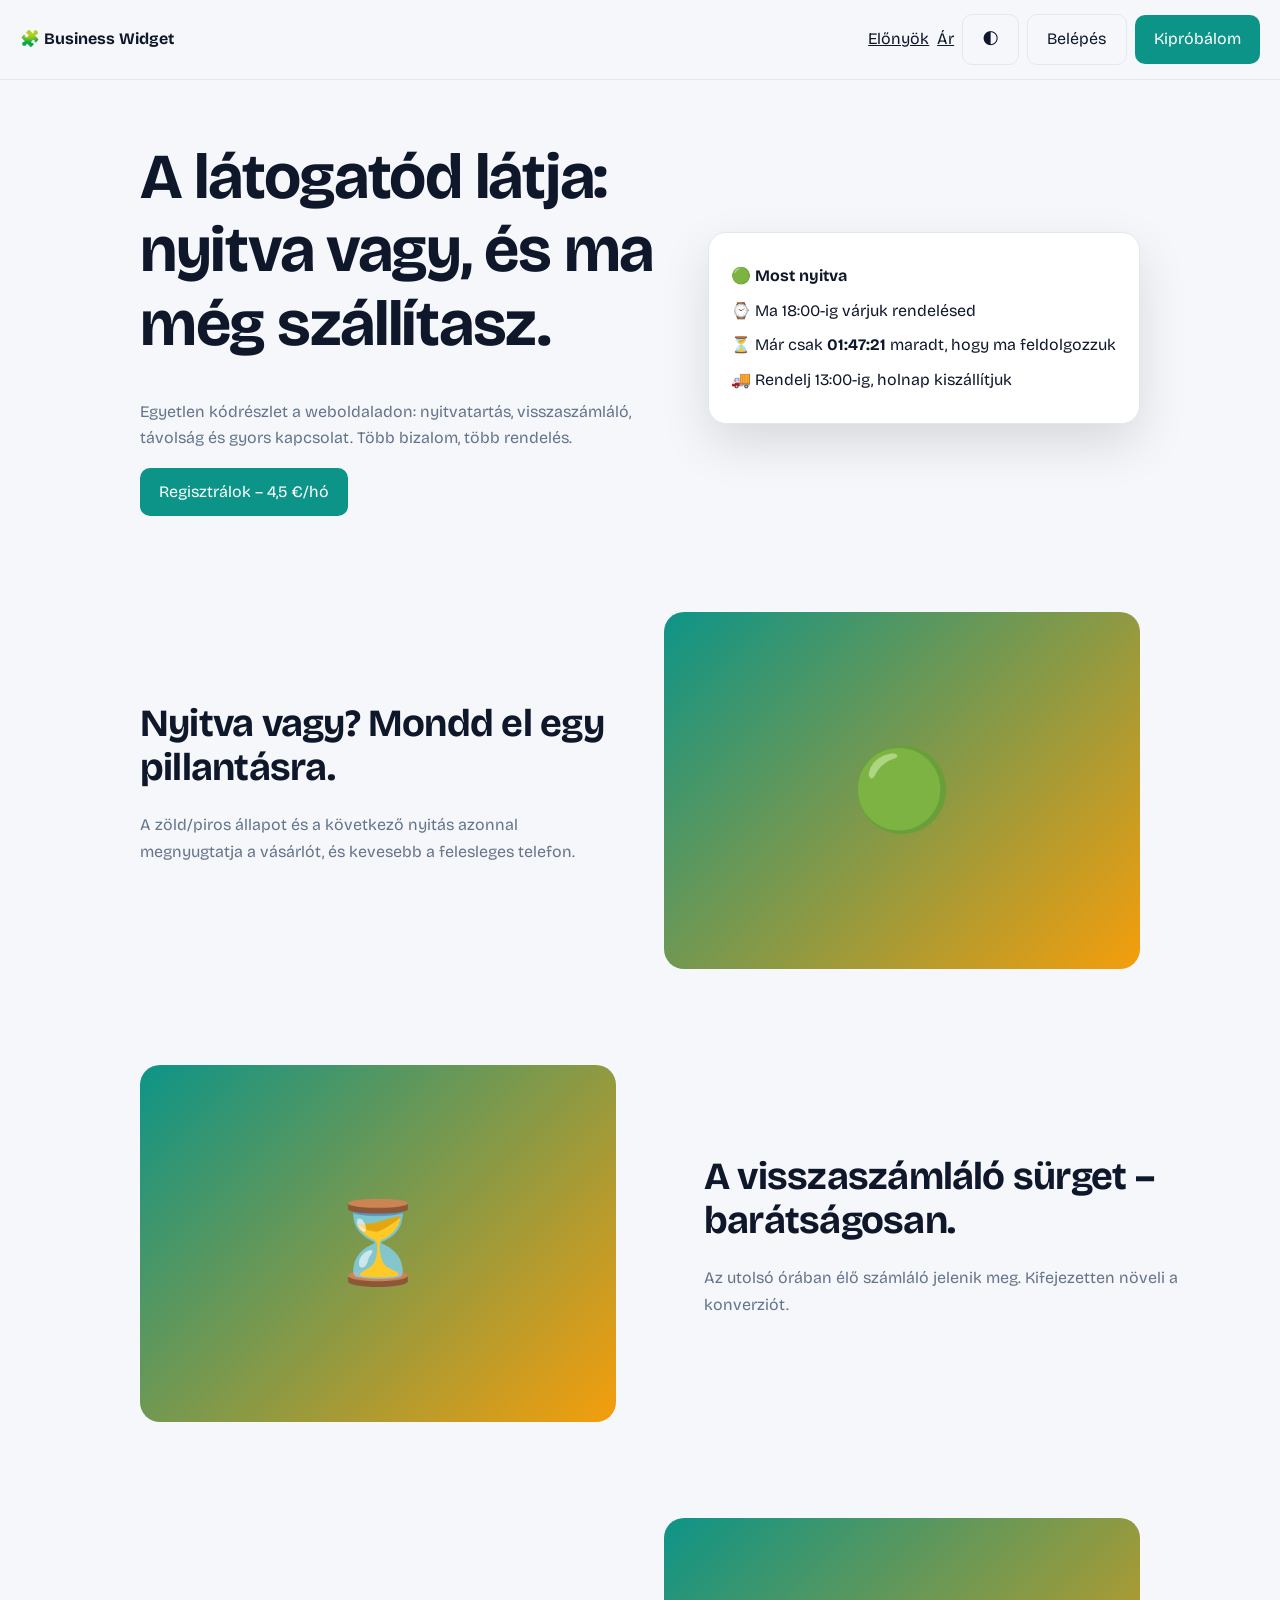
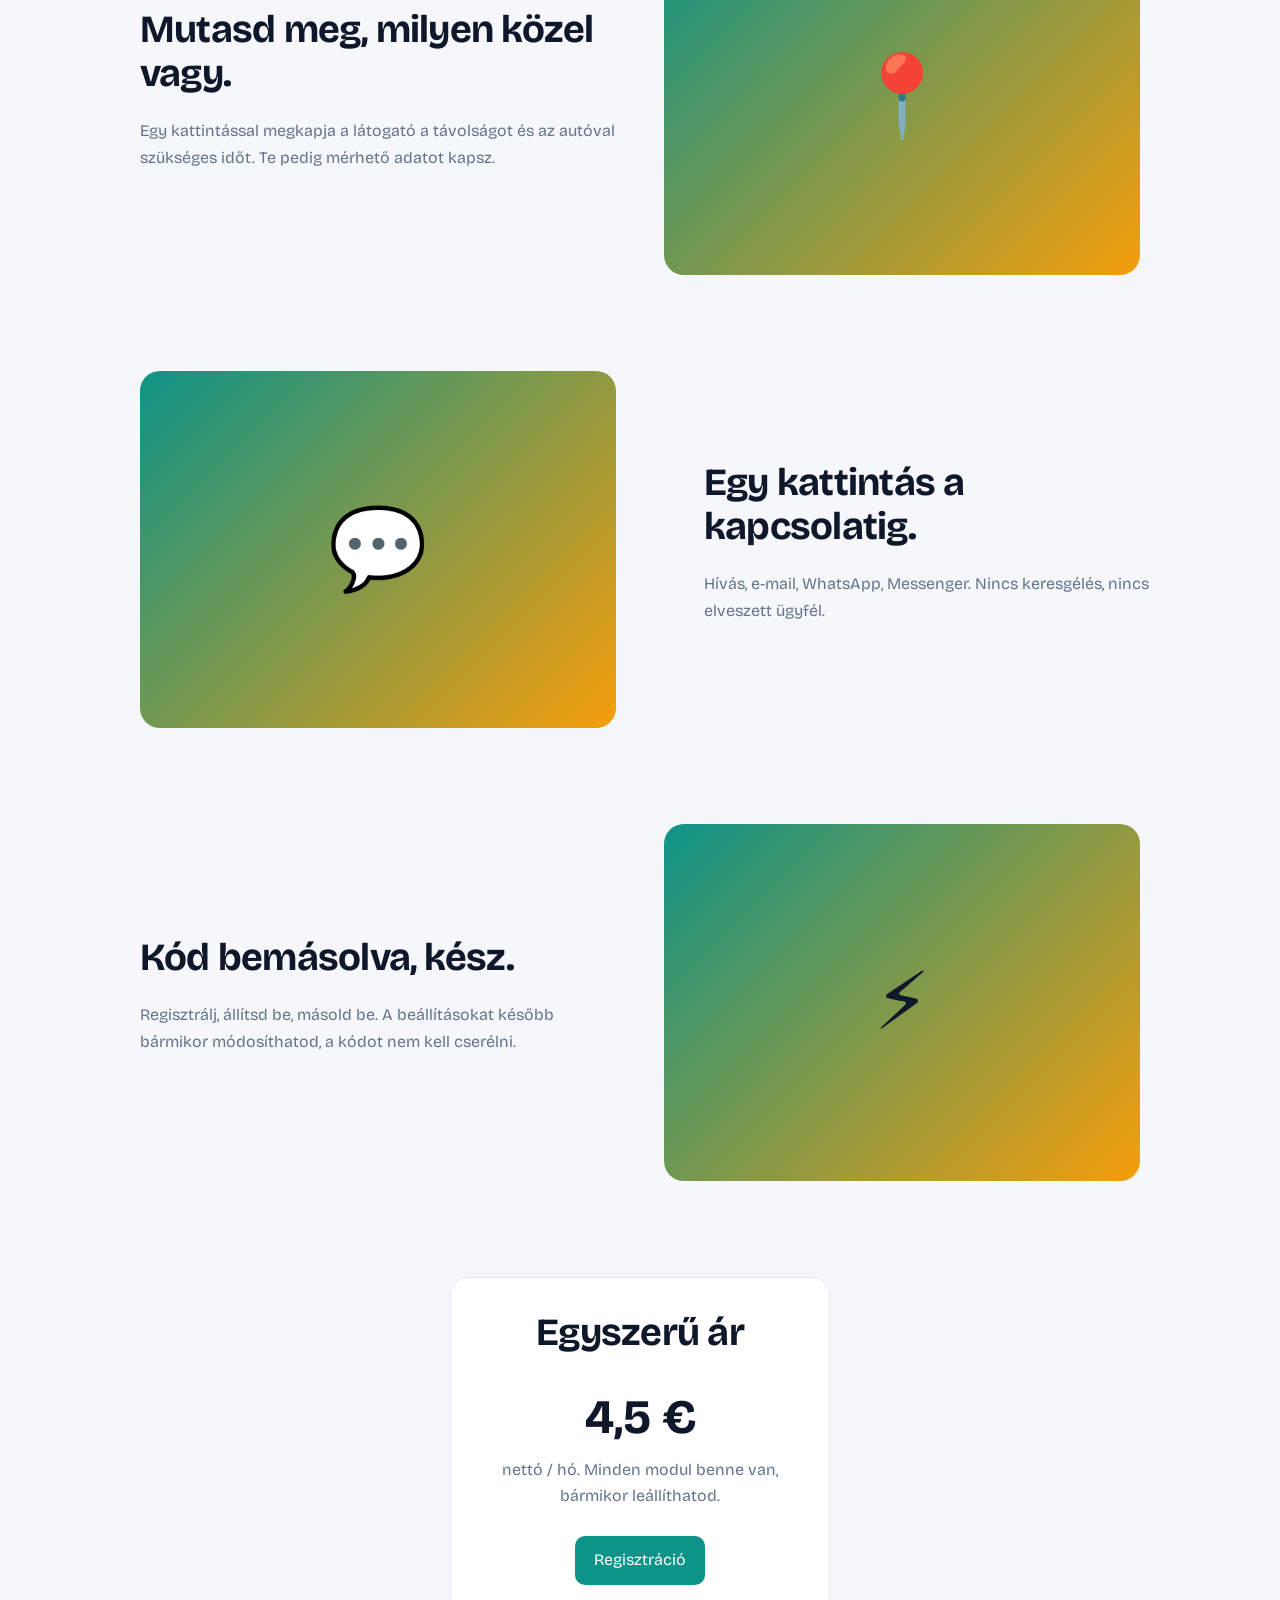
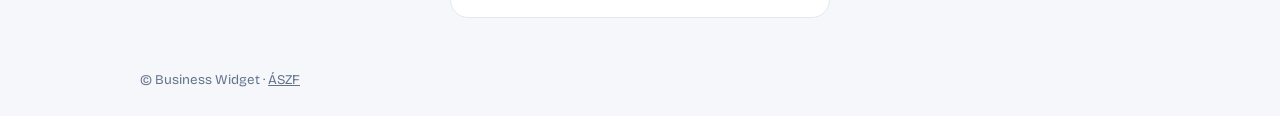
<file: index.html>
<!DOCTYPE html><html lang="hu"><head><meta charset="utf-8"><meta name="viewport" content="width=device-width,initial-scale=1">
<title>Business Widget – több rendelés a weboldaladról</title>
<link href="https://fonts.googleapis.com/css2?family=Bricolage+Grotesque:wght@400;700&display=swap" rel="stylesheet">
<link rel="stylesheet" href="css/style.css"></head><body>
<header class="nav"><b>🧩 Business Widget</b><div><a href="#elonyok">Előnyök</a><a href="#ar">Ár</a><button class="ghost th" aria-label="Téma">🌓</button><a class="btn ghost" href="app.html">Belépés</a><a class="btn" href="app.html#reg">Kipróbálom</a></div></header>
<main>
<section class="wrap hero"><div><h1>A látogatód látja: nyitva vagy, és ma még szállítasz.</h1><p>Egyetlen kódrészlet a weboldaladon: nyitvatartás, visszaszámláló, távolság és gyors kapcsolat. Több bizalom, több rendelés.</p><a class="btn" href="app.html#reg">Regisztrálok – 4,5 €/hó</a></div>
<div class="mock" aria-label="Widget példa"><p>🟢 <b>Most nyitva</b></p><p>⌚ Ma 18:00-ig várjuk rendelésed</p><p>⏳ Már csak <b id="cd">01:47:22</b> maradt, hogy ma feldolgozzuk</p><p>🚚 Rendelj 13:00-ig, holnap kiszállítjuk</p></div></section>
<section class="wrap" id="elonyok">
<div class="row"><div class="rv"><h2>Nyitva vagy? Mondd el egy pillantásra.</h2><p>A zöld/piros állapot és a következő nyitás azonnal megnyugtatja a vásárlót, és kevesebb a felesleges telefon.</p></div><div class="vis">🟢</div></div>
<div class="row rev"><div class="rv"><h2>A visszaszámláló sürget – barátságosan.</h2><p>Az utolsó órában élő számláló jelenik meg. Kifejezetten növeli a konverziót.</p></div><div class="vis">⏳</div></div>
<div class="row"><div class="rv"><h2>Mutasd meg, milyen közel vagy.</h2><p>Egy kattintással megkapja a látogató a távolságot és az autóval szükséges időt. Te pedig mérhető adatot kapsz.</p></div><div class="vis">📍</div></div>
<div class="row rev"><div class="rv"><h2>Egy kattintás a kapcsolatig.</h2><p>Hívás, e-mail, WhatsApp, Messenger. Nincs keresgélés, nincs elveszett ügyfél.</p></div><div class="vis">💬</div></div>
<div class="row"><div class="rv"><h2>Kód bemásolva, kész.</h2><p>Regisztrálj, állítsd be, másold be. A beállításokat később bármikor módosíthatod, a kódot nem kell cserélni.</p></div><div class="vis">⚡</div></div>
</section>
<section class="wrap" id="ar"><div class="price"><h2>Egyszerű ár</h2><b>4,5 €</b><p style="margin:auto">nettó / hó. Minden modul benne van, bármikor leállíthatod.</p><br><a class="btn" href="app.html#reg">Regisztráció</a></div></section></main>
<footer class="wrap"><small>© Business Widget · <a href="#" id="aszf">ÁSZF</a></small></footer>
<dialog id="d"><h3>Általános Szerződési Feltételek</h3><p>Ide kerül a végleges ÁSZF szövege (szolgáltató adatai, díjak, felmondás, adatkezelés). Ez a szöveg helyőrző.</p><button onclick="d.close()">Bezárás</button></dialog>
<script src="js/store.js"></script>
<script>aszf.onclick=e=>{e.preventDefault();d.showModal()};let t=6442;setInterval(()=>{t--;cd.textContent=[t/3600|0,t/60%60|0,t%60].map(x=>String(x).padStart(2,0)).join(':')},1000)</script>
</body></html>
</file>
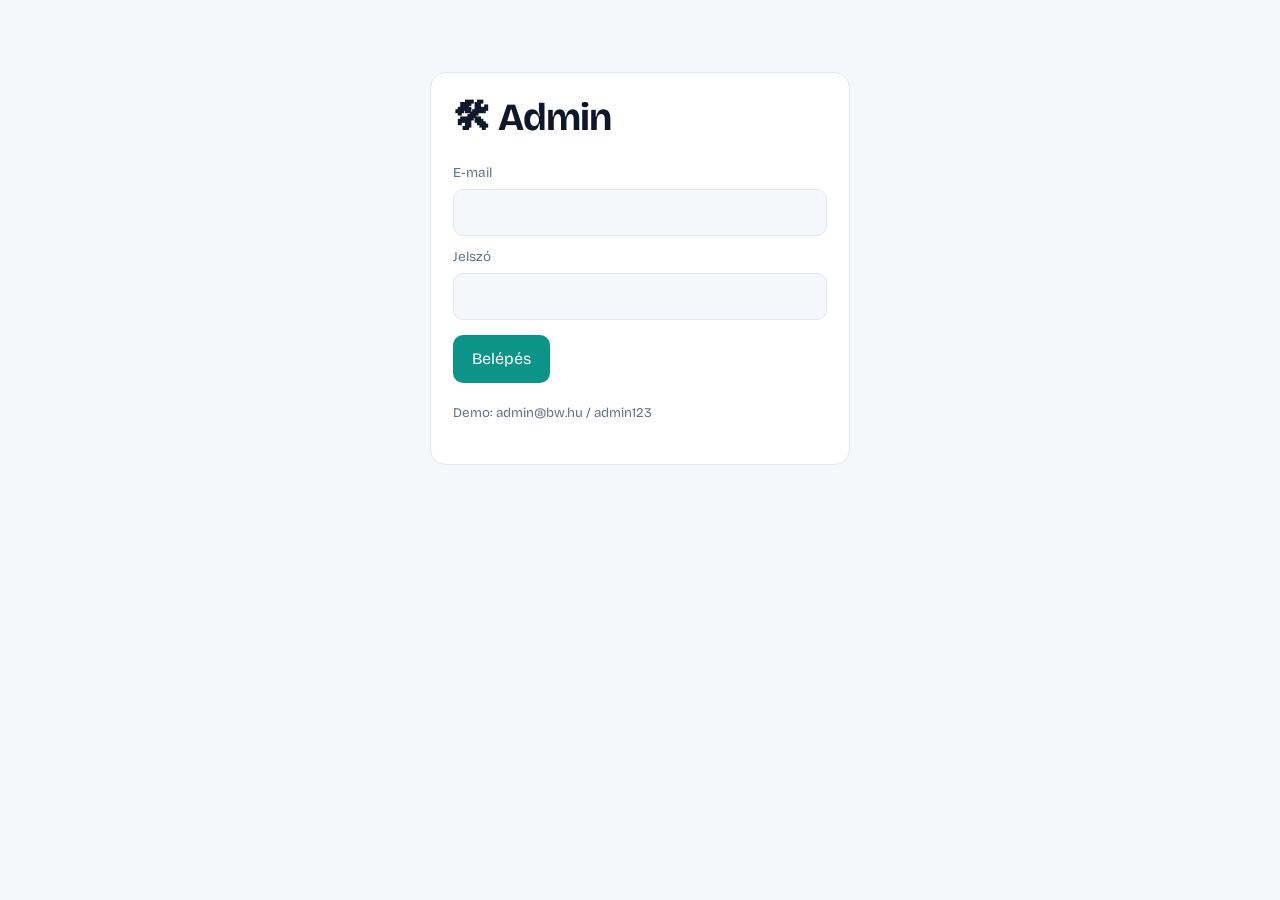
<file: admin.html>
<!DOCTYPE html><html lang="hu"><head><meta charset="utf-8"><meta name="viewport" content="width=device-width,initial-scale=1"><title>Admin</title>
<link href="https://fonts.googleapis.com/css2?family=Bricolage+Grotesque:wght@400;700&display=swap" rel="stylesheet"><link rel="stylesheet" href="css/style.css"></head>
<body><div id="app"></div><script src="js/store.js"></script><script src="js/admin.js"></script></body></html>
</file>
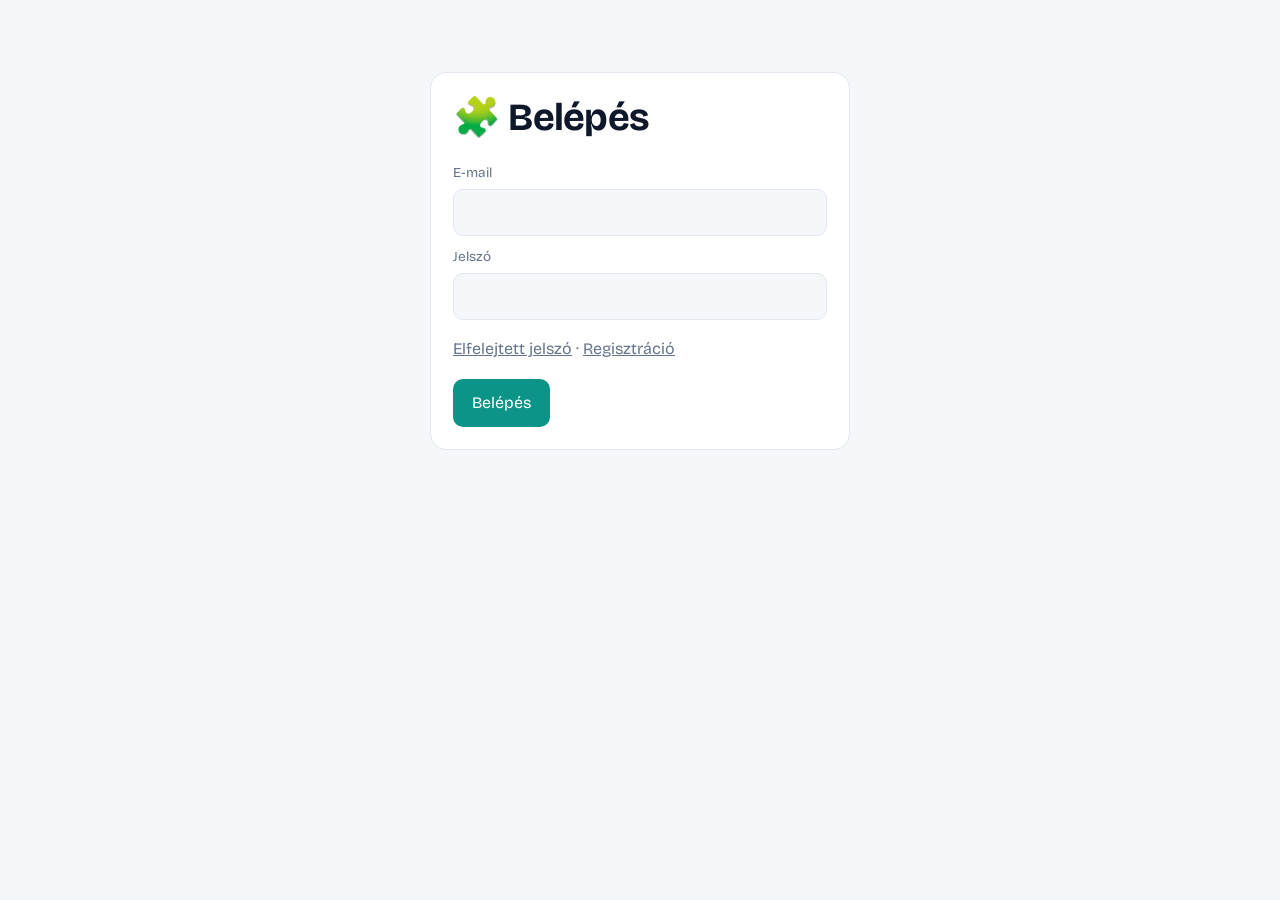
<file: app.html>
<!DOCTYPE html><html lang="hu"><head><meta charset="utf-8"><meta name="viewport" content="width=device-width,initial-scale=1"><title>Fiók – Business Widget</title>
<link href="https://fonts.googleapis.com/css2?family=Bricolage+Grotesque:wght@400;700&display=swap" rel="stylesheet"><link rel="stylesheet" href="css/style.css"></head>
<body><div id="app"></div><script src="js/store.js"></script><script src="js/app.js"></script></body></html>
</file>
<file: css/style.css>
:root{--bg:#f5f7fa;--fg:#0f172a;--mut:#64748b;--card:#fff;--bd:#e2e8f0;--ac:#0d9488;--ac2:#f59e0b}
[data-t=dark]{--bg:#0a1210;--fg:#e8f1ef;--mut:#8aa39e;--card:#111d1a;--bd:#1f302c;--ac:#2dd4bf}
*{box-sizing:border-box}html{scroll-behavior:smooth}
body{margin:0;font:16px/1.65 "Bricolage Grotesque",system-ui,sans-serif;background:var(--bg);color:var(--fg);transition:background .3s,color .3s}
h1,h2,h3{line-height:1.15;margin:0 0 .6em;letter-spacing:-.02em}h1{font-size:clamp(2.2rem,6vw,4rem)}h2{font-size:clamp(1.6rem,3.5vw,2.4rem)}
a{color:inherit}p{max-width:60ch;color:var(--mut)}
.wrap{max-width:1040px;margin:auto;padding:24px 20px}
button,.btn{font:inherit;cursor:pointer;border:0;border-radius:10px;padding:.7em 1.2em;background:var(--ac);color:#fff;text-decoration:none;display:inline-block;transition:transform .15s,opacity .2s}
button:hover,.btn:hover{transform:translateY(-2px)}button:focus-visible,input:focus-visible,select:focus-visible{outline:3px solid var(--ac2);outline-offset:2px}
.ghost{background:transparent;color:var(--fg);border:1px solid var(--bd)}.red{background:#dc2626}
.nav{display:flex;justify-content:space-between;align-items:center;gap:12px;padding:14px 20px;position:sticky;top:0;background:color-mix(in srgb,var(--bg) 85%,transparent);backdrop-filter:blur(10px);z-index:5;border-bottom:1px solid var(--bd)}
.nav div{display:flex;gap:8px;align-items:center;flex-wrap:wrap}
.hero{display:grid;grid-template-columns:1.1fr .9fr;gap:40px;align-items:center;padding-top:60px}
.mock{background:var(--card);border:1px solid var(--bd);border-radius:18px;padding:22px;box-shadow:0 20px 50px rgba(0,0,0,.12);animation:flo 5s ease-in-out infinite}
@keyframes flo{50%{transform:translateY(-10px)}}
.mock p{margin:.5em 0;color:var(--fg)}
.row{display:grid;grid-template-columns:1fr 1fr;gap:48px;align-items:center;padding:48px 0}
.row.rev .vis{order:-1}.vis{aspect-ratio:4/3;border-radius:20px;background:linear-gradient(135deg,var(--ac),var(--ac2));display:grid;place-items:center;font-size:5rem}
.rv{opacity:0;transform:translateX(-40px);transition:all .8s}.row.rev .rv{transform:translateX(40px)}.rv.in{opacity:1;transform:none}
.price{background:var(--card);border:1px solid var(--bd);border-radius:18px;padding:32px;text-align:center;max-width:380px;margin:auto}.price b{font-size:3rem}
.card,.auth{background:var(--card);border:1px solid var(--bd);border-radius:16px;padding:22px}
.auth{max-width:420px;margin:8vh auto}.grid{display:grid;grid-template-columns:repeat(auto-fit,minmax(220px,1fr));gap:14px}
label{display:block;font-size:.85rem;color:var(--mut);margin:10px 0 4px}
input,select,textarea{width:100%;font:inherit;padding:.6em .8em;border-radius:10px;border:1px solid var(--bd);background:var(--bg);color:var(--fg)}
input[type=checkbox]{width:auto;margin-right:6px}input[type=color]{padding:2px;height:42px}
.bar{display:flex;justify-content:space-between;align-items:center;flex-wrap:wrap;gap:8px;padding:12px 20px;border-bottom:1px solid var(--bd)}
.bar nav{display:flex;gap:4px;flex-wrap:wrap}.bar nav button{background:transparent;color:var(--mut)}.bar nav .on{background:var(--ac);color:#fff}
.num{font-size:2.6rem;font-weight:700;color:var(--ac)}.fade{animation:fi .4s}@keyframes fi{from{opacity:0;transform:translateY(8px)}}
.toast{position:fixed;left:50%;bottom:24px;transform:translateX(-50%);background:var(--ac);color:#fff;padding:12px 22px;border-radius:99px;z-index:99;animation:fi .3s}
.pulse{animation:pl .8s}@keyframes pl{40%{box-shadow:0 0 0 14px color-mix(in srgb,var(--ac) 30%,transparent)}}
.cf{position:fixed;top:-30px;font-size:26px;z-index:99;animation:fall 2.2s linear forwards}@keyframes fall{to{transform:translateY(110vh) rotate(540deg)}}
dialog{border:1px solid var(--bd);border-radius:16px;background:var(--card);color:var(--fg);max-width:520px}
table{width:100%;border-collapse:collapse;font-size:.88rem}td,th{padding:8px;border-bottom:1px solid var(--bd);text-align:left}.tw{overflow-x:auto}
.err{color:#dc2626;font-size:.9rem}small{color:var(--mut)}textarea.code{font-family:monospace;height:90px}
@media(max-width:760px){.hero,.row{grid-template-columns:1fr;gap:24px}.row.rev .vis{order:0}}
@media(prefers-reduced-motion:reduce){*{animation:none!important;transition:none!important}.rv{opacity:1;transform:none}}
.card{position:relative}.card h3{padding-right:34px}.wide{grid-column:1/-1}
.i{position:absolute;top:14px;right:14px;width:22px;height:22px;border-radius:50%;border:1px solid var(--ac);color:var(--ac);display:grid;place-items:center;font:italic 700 .8rem Georgia,serif;cursor:help}
.i:hover::after,.i:focus::after{content:attr(data-i);position:absolute;right:0;top:28px;width:min(280px,75vw);background:var(--fg);color:var(--bg);padding:10px 12px;border-radius:10px;font:normal .8rem/1.45 system-ui,sans-serif;z-index:9;text-align:left}
.g2{display:grid;grid-template-columns:repeat(auto-fit,minmax(140px,1fr));gap:10px}.g3{display:grid;grid-template-columns:repeat(auto-fit,minmax(110px,1fr));gap:10px}
.tr{display:grid;grid-template-columns:64px 1fr;gap:8px}
.dy{border-bottom:1px solid var(--bd);padding:6px 0}.dy summary{cursor:pointer;padding:6px 0;font-weight:700}.dy summary small{font-weight:400;margin-left:8px}.dy[open]{animation:fi .3s}
.ov{margin:10px 0}
.pk summary{cursor:pointer;font-size:.85rem;color:var(--ac);padding:4px 0}.pk[open]{animation:fi .3s}
.ic{display:grid;grid-template-columns:repeat(auto-fill,minmax(44px,1fr));gap:6px;padding:6px 0}
.ic button{background:var(--bg);border:1px solid var(--bd);padding:.3em;font-size:1.3rem;border-radius:8px}
</file>
